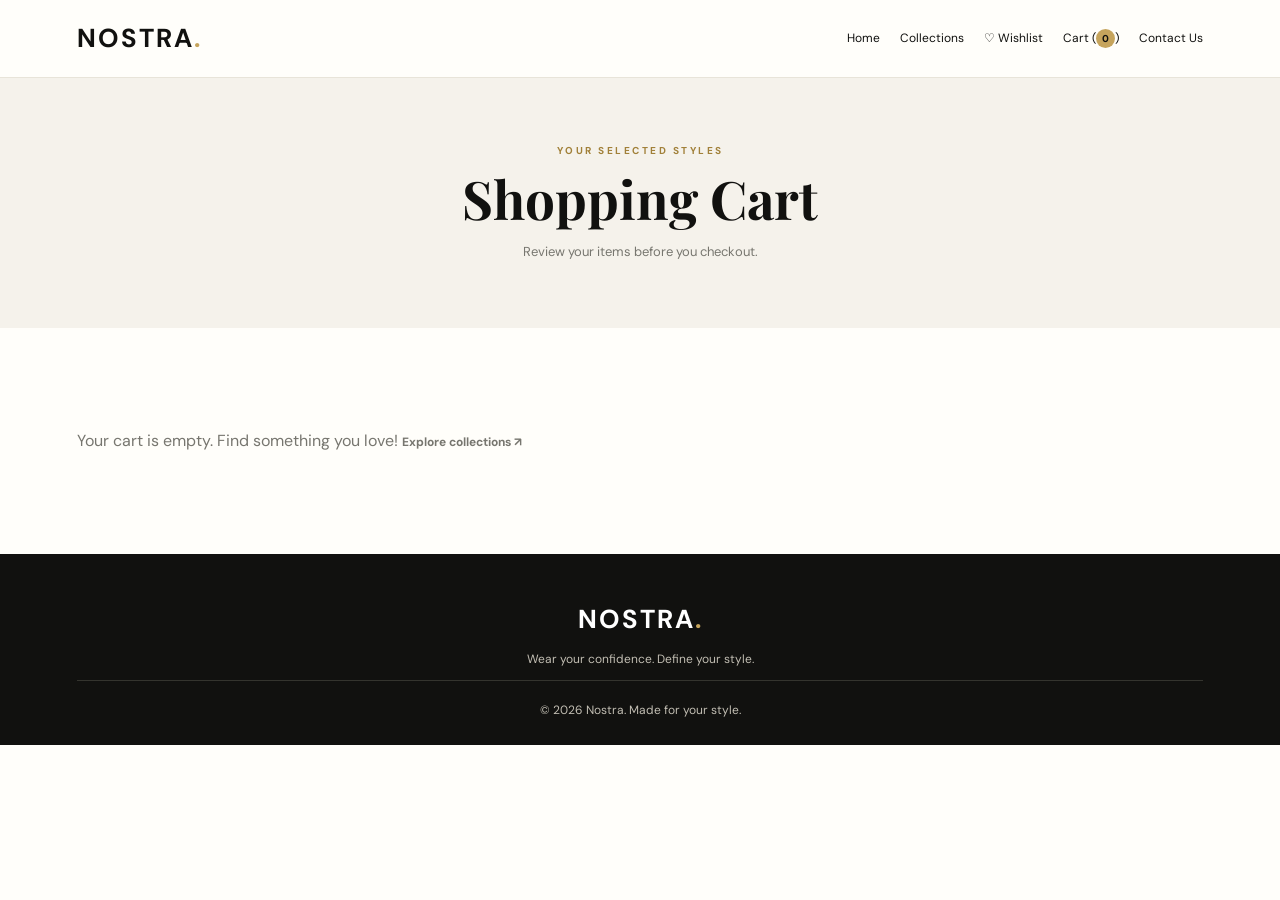
<file: cart.html>
<!DOCTYPE html>
<html lang="en">
<head>
  <meta charset="UTF-8">
  <meta name="viewport" content="width=device-width, initial-scale=1.0">
  <title>Your Cart | Nostra</title>
  <link rel="stylesheet" href="style.css">
  <script src="script.js" defer></script>
</head>
<body>
  <nav class="navbar">
    <a href="index.html" class="logo">NOSTRA<span>.</span></a>
    <button class="menu-toggle" id="menuToggle" aria-label="Toggle menu" aria-expanded="false">☰</button>
    <div class="nav-links" id="navLinks">
      <a href="index.html">Home</a>
      <a href="collections.html">Collections</a>
      <a href="wishlist.html">♡ Wishlist</a>
      <a href="cart.html">Cart (<span class="cart-count">0</span>)</a>
      <a href="contact.html">Contact Us</a>
    </div>
  </nav>

  <section class="page-banner">
    <p class="eyebrow">YOUR SELECTED STYLES</p>
    <h1>Shopping Cart</h1>
    <p>Review your items before you checkout.</p>
  </section>

  <main class="section cart-layout">
    <section>
      <div id="cartItems" class="cart-items"></div>
      <p id="cartEmpty" class="empty-message" hidden>
        Your cart is empty. Find something you love!
        <a class="text-link" href="collections.html"> Explore collections ↗</a>
      </p>
    </section>

    <aside class="cart-summary" id="cartSummary">
      <h2>Order Summary</h2>
      <div class="summary-line"><span>Items</span><span id="cartItemCount">0</span></div>
      <div class="summary-line"><span>Subtotal</span><span id="cartSubtotal">₹0</span></div>
      <div class="summary-line"><span>Delivery</span><span id="cartDelivery">Free</span></div>
      <div class="summary-line summary-total"><span>Total</span><span id="cartTotal">₹0</span></div>
      <button class="btn gold-btn checkout-btn" id="checkoutButton" type="button">Proceed to Checkout ↗</button>
      <p id="checkoutMessage" class="form-message" aria-live="polite"></p>
      <a href="collections.html" class="continue-link">← Continue Shopping</a>
    </aside>
  </main>

  <footer class="footer">
    <a href="index.html" class="logo">NOSTRA<span>.</span></a>
    <p>Wear your confidence. Define your style.</p>
    <p class="copyright">© 2026 Nostra. Made for your style.</p>
  </footer>
</body>
</html>
</file>
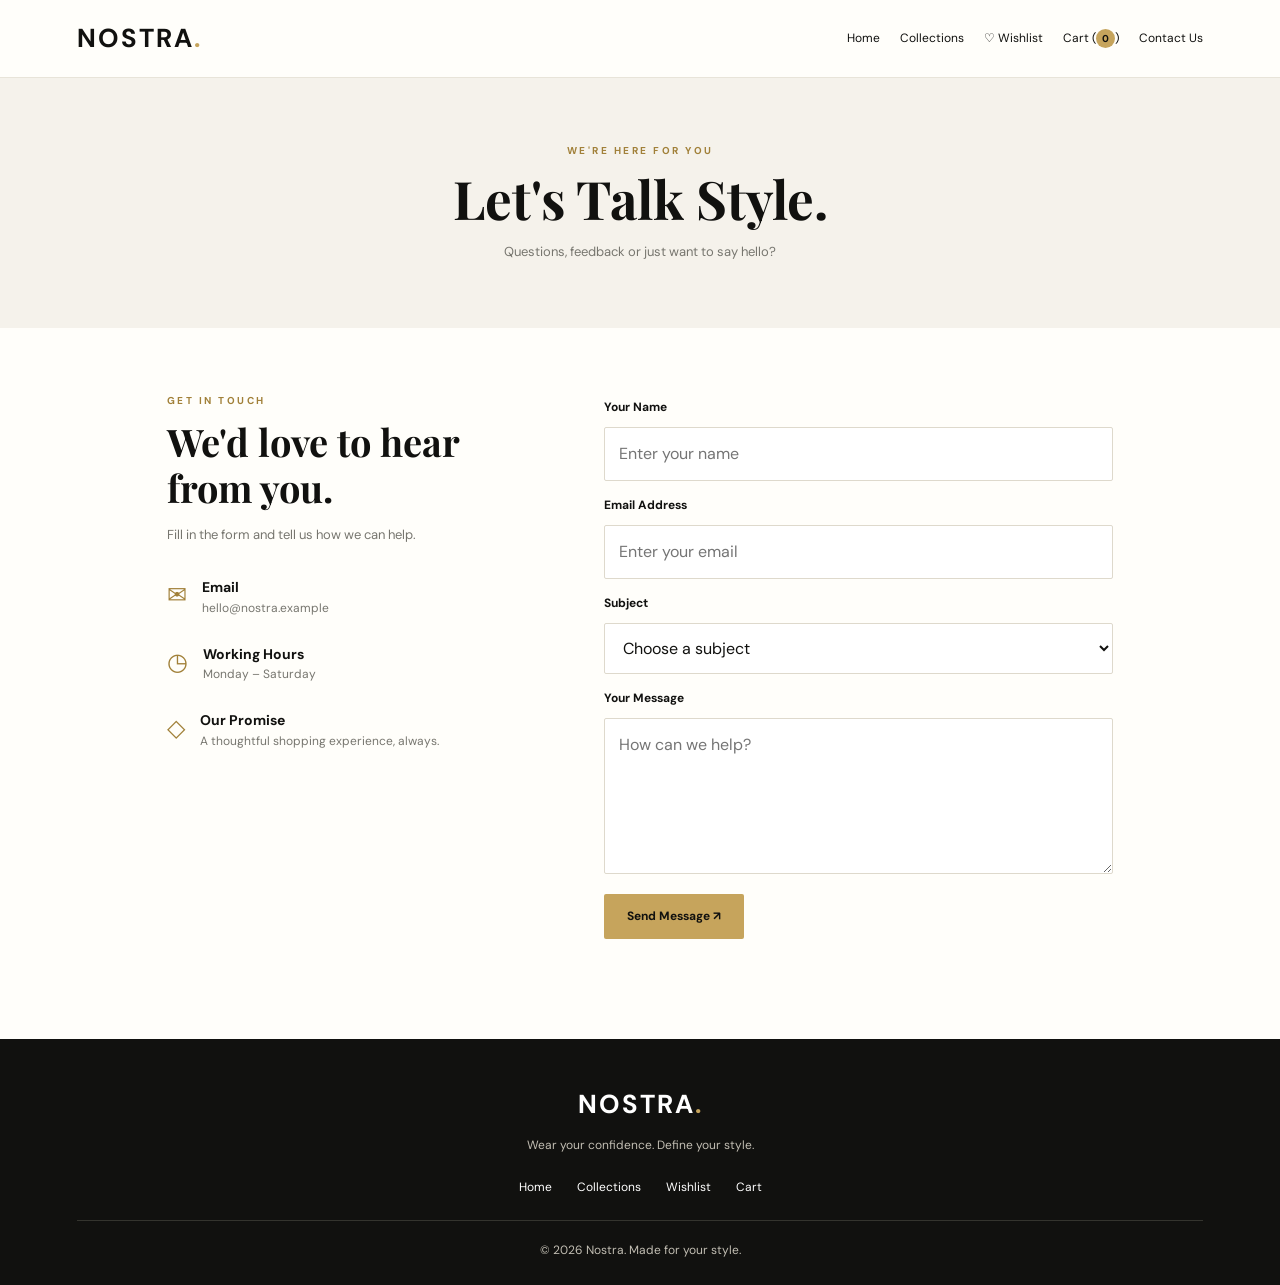
<file: contact.html>
<!DOCTYPE html>
<html lang="en">
<head>
  <meta charset="UTF-8">
  <meta name="viewport" content="width=device-width, initial-scale=1.0">
  <title>Contact Us | Nostra</title>
  <link rel="stylesheet" href="style.css">
  <script src="script.js" defer></script>
</head>
<body>
  <nav class="navbar">
    <a href="index.html" class="logo">NOSTRA<span>.</span></a>
    <button class="menu-toggle" id="menuToggle" aria-label="Toggle menu" aria-expanded="false">☰</button>
    <div class="nav-links" id="navLinks">
      <a href="index.html">Home</a>
      <a href="collections.html">Collections</a>
      <a href="wishlist.html">♡ Wishlist</a>
      <a href="cart.html">Cart (<span class="cart-count">0</span>)</a>
      <a href="contact.html">Contact Us</a>
    </div>
  </nav>

  <section class="page-banner">
    <p class="eyebrow">WE'RE HERE FOR YOU</p>
    <h1>Let's Talk Style.</h1>
    <p>Questions, feedback or just want to say hello?</p>
  </section>

  <main class="contact-layout section">
    <div class="contact-info">
      <p class="eyebrow">GET IN TOUCH</p>
      <h2>We'd love to hear from you.</h2>
      <p>Fill in the form and tell us how we can help.</p>

      <div class="contact-detail">
        <span>✉</span>
        <div><h3>Email</h3><p>hello@nostra.example</p></div>
      </div>
      <div class="contact-detail">
        <span>◷</span>
        <div><h3>Working Hours</h3><p>Monday – Saturday</p></div>
      </div>
      <div class="contact-detail">
        <span>◇</span>
        <div><h3>Our Promise</h3><p>A thoughtful shopping experience, always.</p></div>
      </div>
    </div>

    <form id="contactForm" class="contact-form">
      <label for="name">Your Name</label>
      <input id="name" name="name" type="text" placeholder="Enter your name" required>

      <label for="email">Email Address</label>
      <input id="email" name="email" type="email" placeholder="Enter your email" required>

      <label for="subject">Subject</label>
      <select id="subject" name="subject" required>
        <option value="">Choose a subject</option>
        <option>Order enquiry</option>
        <option>Product information</option>
        <option>Feedback</option>
        <option>Other</option>
      </select>

      <label for="message">Your Message</label>
      <textarea id="message" name="message" rows="5" placeholder="How can we help?" required></textarea>

      <button class="btn gold-btn" type="submit">Send Message ↗</button>
      <p id="contactMessage" class="form-message" aria-live="polite"></p>
    </form>
  </main>

  <footer class="footer">
    <a href="index.html" class="logo">NOSTRA<span>.</span></a>
    <p>Wear your confidence. Define your style.</p>
    <div class="footer-links">
      <a href="index.html">Home</a>
      <a href="collections.html">Collections</a>
      <a href="wishlist.html">Wishlist</a>
      <a href="cart.html">Cart</a>
    </div>
    <p class="copyright">© 2026 Nostra. Made for your style.</p>
  </footer>
</body>
</html>
</file>
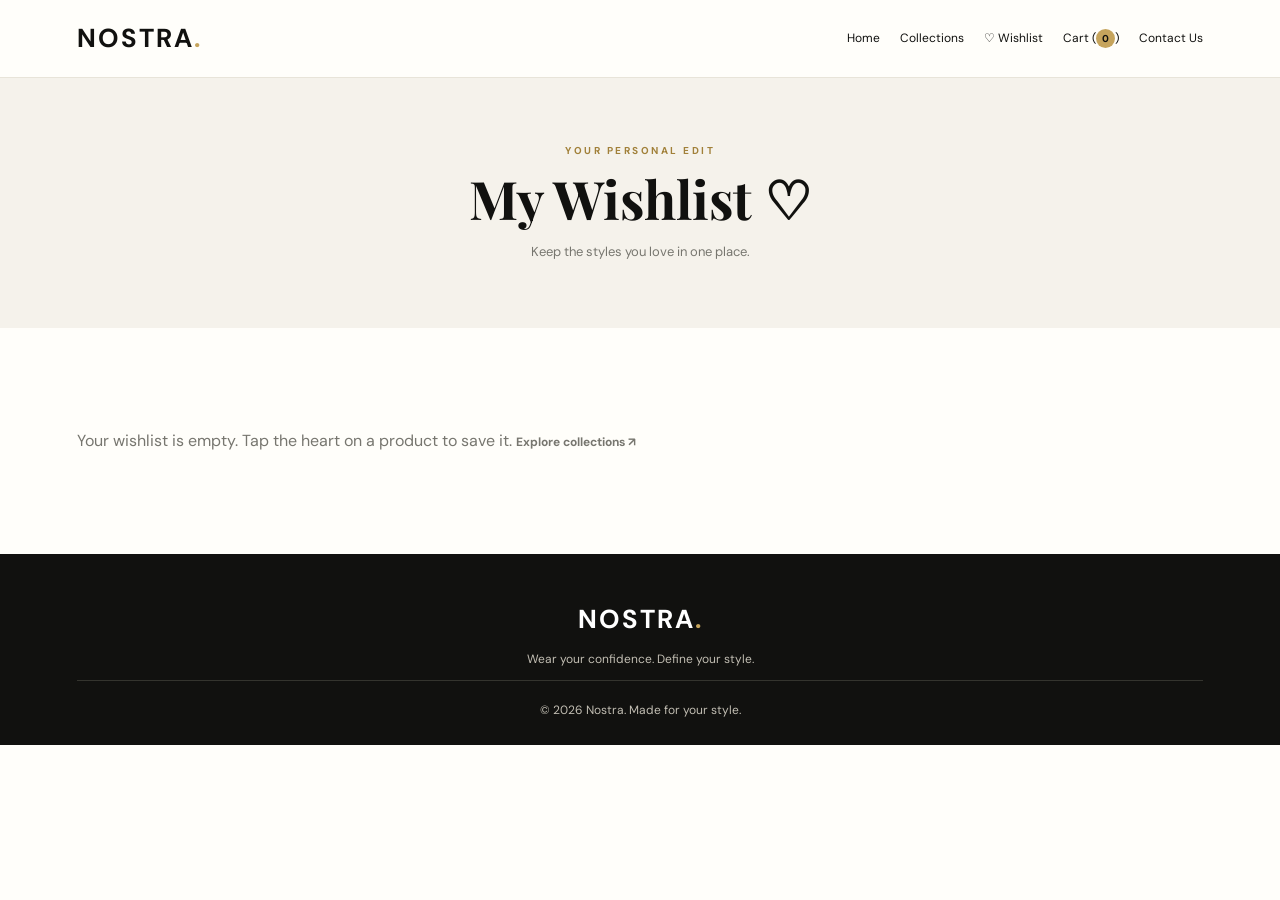
<file: wishlist.html>
<!DOCTYPE html>
<html lang="en">
<head>
  <meta charset="UTF-8">
  <meta name="viewport" content="width=device-width, initial-scale=1.0">
  <title>Wishlist | Nostra</title>
  <link rel="stylesheet" href="style.css">
  <script src="script.js" defer></script>
</head>
<body>
  <nav class="navbar">
    <a href="index.html" class="logo">NOSTRA<span>.</span></a>
    <button class="menu-toggle" id="menuToggle" aria-label="Toggle menu" aria-expanded="false">☰</button>
    <div class="nav-links" id="navLinks">
      <a href="index.html">Home</a>
      <a href="collections.html">Collections</a>
      <a href="wishlist.html">♡ Wishlist</a>
      <a href="cart.html">Cart (<span class="cart-count">0</span>)</a>
      <a href="contact.html">Contact Us</a>
    </div>
  </nav>

  <section class="page-banner">
    <p class="eyebrow">YOUR PERSONAL EDIT</p>
    <h1>My Wishlist ♡</h1>
    <p>Keep the styles you love in one place.</p>
  </section>

  <main class="section">
    <div class="product-grid collection-grid" id="wishlistGrid"></div>
    <p class="empty-message" id="wishlistEmpty" hidden>
      Your wishlist is empty. Tap the heart on a product to save it.
      <a class="text-link" href="collections.html"> Explore collections ↗</a>
    </p>
  </main>

  <footer class="footer">
    <a href="index.html" class="logo">NOSTRA<span>.</span></a>
    <p>Wear your confidence. Define your style.</p>
    <p class="copyright">© 2026 Nostra. Made for your style.</p>
  </footer>
</body>
</html>
</file>
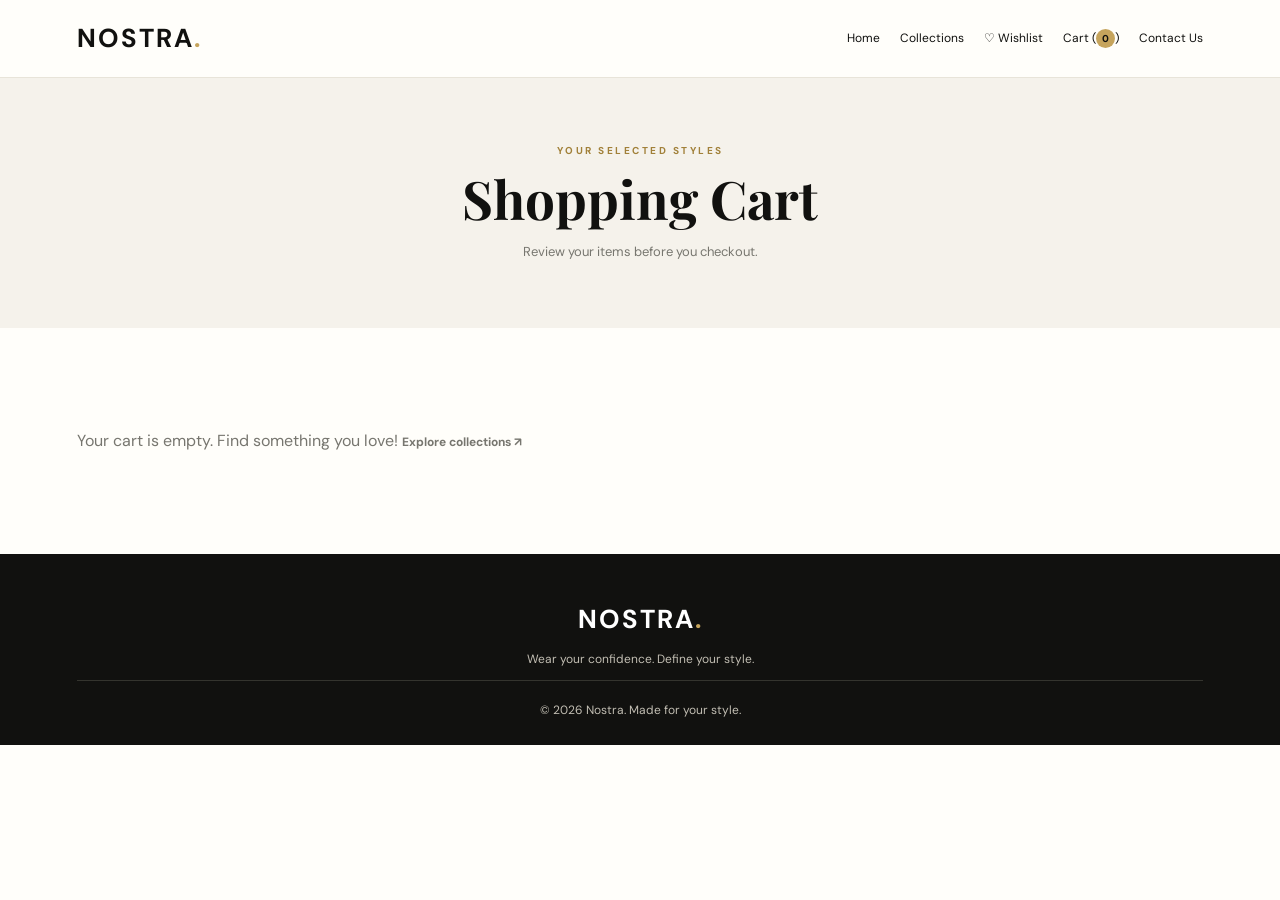
<file: NOSTRA/cart.html>
<!DOCTYPE html>
<html lang="en">
<head>
  <meta charset="UTF-8">
  <meta name="viewport" content="width=device-width, initial-scale=1.0">
  <title>Your Cart | Nostra</title>
  <link rel="stylesheet" href="style.css">
  <script src="script.js" defer></script>
</head>
<body>
  <nav class="navbar">
    <a href="index.html" class="logo">NOSTRA<span>.</span></a>
    <button class="menu-toggle" id="menuToggle" aria-label="Toggle menu" aria-expanded="false">☰</button>
    <div class="nav-links" id="navLinks">
      <a href="index.html">Home</a>
      <a href="collections.html">Collections</a>
      <a href="wishlist.html">♡ Wishlist</a>
      <a href="cart.html">Cart (<span class="cart-count">0</span>)</a>
      <a href="contact.html">Contact Us</a>
    </div>
  </nav>

  <section class="page-banner">
    <p class="eyebrow">YOUR SELECTED STYLES</p>
    <h1>Shopping Cart</h1>
    <p>Review your items before you checkout.</p>
  </section>

  <main class="section cart-layout">
    <section>
      <div id="cartItems" class="cart-items"></div>
      <p id="cartEmpty" class="empty-message" hidden>
        Your cart is empty. Find something you love!
        <a class="text-link" href="collections.html"> Explore collections ↗</a>
      </p>
    </section>

    <aside class="cart-summary" id="cartSummary">
      <h2>Order Summary</h2>
      <div class="summary-line"><span>Items</span><span id="cartItemCount">0</span></div>
      <div class="summary-line"><span>Subtotal</span><span id="cartSubtotal">₹0</span></div>
      <div class="summary-line"><span>Delivery</span><span id="cartDelivery">Free</span></div>
      <div class="summary-line summary-total"><span>Total</span><span id="cartTotal">₹0</span></div>
      <button class="btn gold-btn checkout-btn" id="checkoutButton" type="button">Proceed to Checkout ↗</button>
      <p id="checkoutMessage" class="form-message" aria-live="polite"></p>
      <a href="collections.html" class="continue-link">← Continue Shopping</a>
    </aside>
  </main>

  <footer class="footer">
    <a href="index.html" class="logo">NOSTRA<span>.</span></a>
    <p>Wear your confidence. Define your style.</p>
    <p class="copyright">© 2026 Nostra. Made for your style.</p>
  </footer>
</body>
</html>
</file>
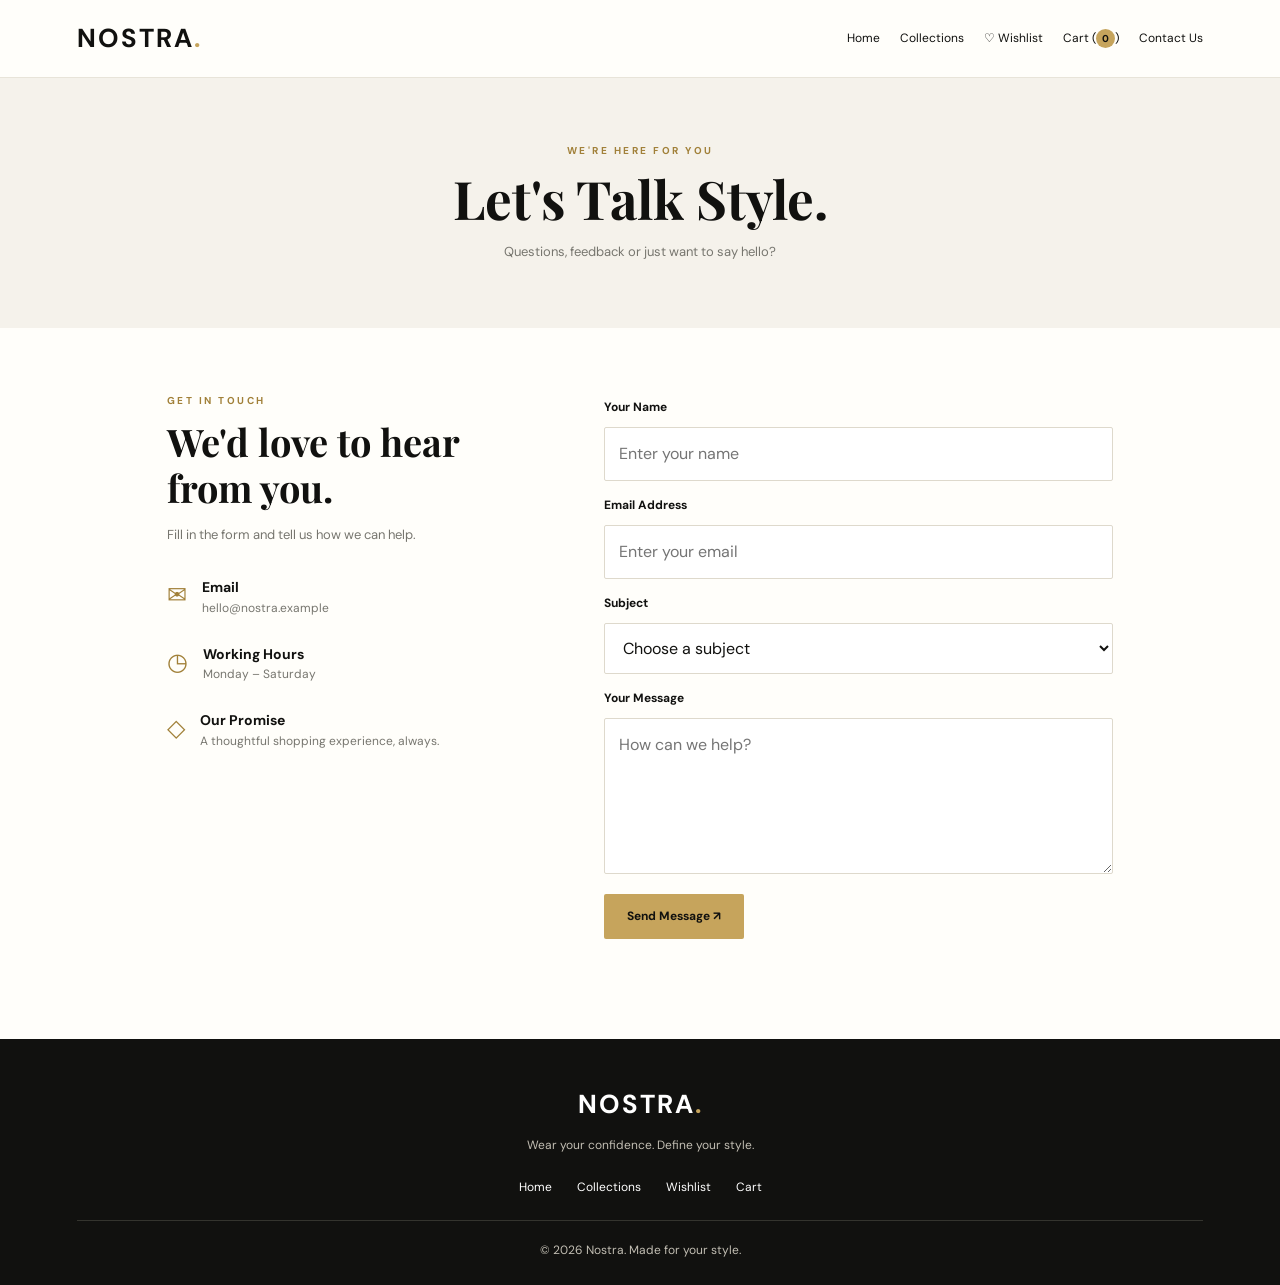
<file: NOSTRA/contact.html>
<!DOCTYPE html>
<html lang="en">
<head>
  <meta charset="UTF-8">
  <meta name="viewport" content="width=device-width, initial-scale=1.0">
  <title>Contact Us | Nostra</title>
  <link rel="stylesheet" href="style.css">
  <script src="script.js" defer></script>
</head>
<body>
  <nav class="navbar">
    <a href="index.html" class="logo">NOSTRA<span>.</span></a>
    <button class="menu-toggle" id="menuToggle" aria-label="Toggle menu" aria-expanded="false">☰</button>
    <div class="nav-links" id="navLinks">
      <a href="index.html">Home</a>
      <a href="collections.html">Collections</a>
      <a href="wishlist.html">♡ Wishlist</a>
      <a href="cart.html">Cart (<span class="cart-count">0</span>)</a>
      <a href="contact.html">Contact Us</a>
    </div>
  </nav>

  <section class="page-banner">
    <p class="eyebrow">WE'RE HERE FOR YOU</p>
    <h1>Let's Talk Style.</h1>
    <p>Questions, feedback or just want to say hello?</p>
  </section>

  <main class="contact-layout section">
    <div class="contact-info">
      <p class="eyebrow">GET IN TOUCH</p>
      <h2>We'd love to hear from you.</h2>
      <p>Fill in the form and tell us how we can help.</p>

      <div class="contact-detail">
        <span>✉</span>
        <div><h3>Email</h3><p>hello@nostra.example</p></div>
      </div>
      <div class="contact-detail">
        <span>◷</span>
        <div><h3>Working Hours</h3><p>Monday – Saturday</p></div>
      </div>
      <div class="contact-detail">
        <span>◇</span>
        <div><h3>Our Promise</h3><p>A thoughtful shopping experience, always.</p></div>
      </div>
    </div>

    <form id="contactForm" class="contact-form">
      <label for="name">Your Name</label>
      <input id="name" name="name" type="text" placeholder="Enter your name" required>

      <label for="email">Email Address</label>
      <input id="email" name="email" type="email" placeholder="Enter your email" required>

      <label for="subject">Subject</label>
      <select id="subject" name="subject" required>
        <option value="">Choose a subject</option>
        <option>Order enquiry</option>
        <option>Product information</option>
        <option>Feedback</option>
        <option>Other</option>
      </select>

      <label for="message">Your Message</label>
      <textarea id="message" name="message" rows="5" placeholder="How can we help?" required></textarea>

      <button class="btn gold-btn" type="submit">Send Message ↗</button>
      <p id="contactMessage" class="form-message" aria-live="polite"></p>
    </form>
  </main>

  <footer class="footer">
    <a href="index.html" class="logo">NOSTRA<span>.</span></a>
    <p>Wear your confidence. Define your style.</p>
    <div class="footer-links">
      <a href="index.html">Home</a>
      <a href="collections.html">Collections</a>
      <a href="wishlist.html">Wishlist</a>
      <a href="cart.html">Cart</a>
    </div>
    <p class="copyright">© 2026 Nostra. Made for your style.</p>
  </footer>
</body>
</html>
</file>
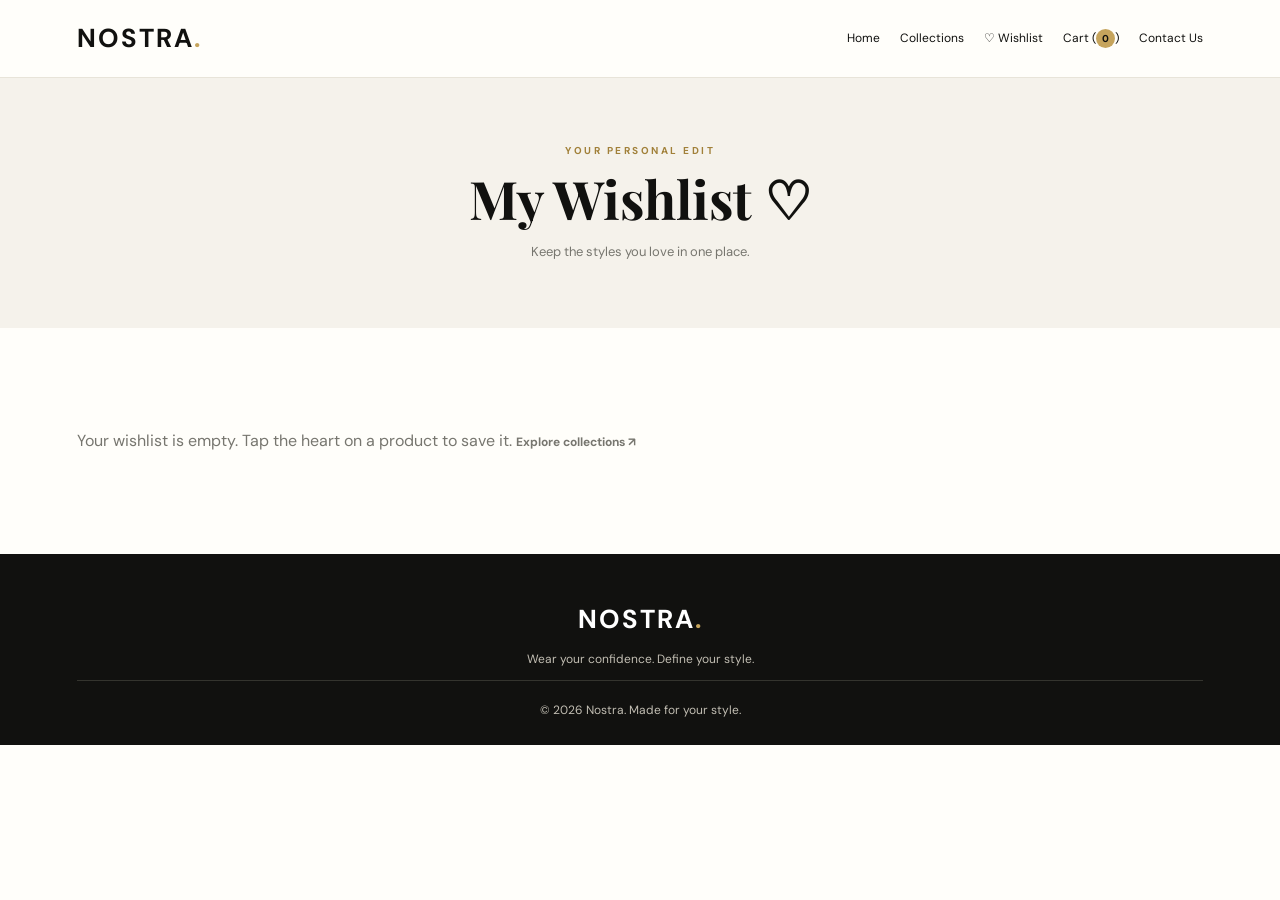
<file: NOSTRA/wishlist.html>
<!DOCTYPE html>
<html lang="en">
<head>
  <meta charset="UTF-8">
  <meta name="viewport" content="width=device-width, initial-scale=1.0">
  <title>Wishlist | Nostra</title>
  <link rel="stylesheet" href="style.css">
  <script src="script.js" defer></script>
</head>
<body>
  <nav class="navbar">
    <a href="index.html" class="logo">NOSTRA<span>.</span></a>
    <button class="menu-toggle" id="menuToggle" aria-label="Toggle menu" aria-expanded="false">☰</button>
    <div class="nav-links" id="navLinks">
      <a href="index.html">Home</a>
      <a href="collections.html">Collections</a>
      <a href="wishlist.html">♡ Wishlist</a>
      <a href="cart.html">Cart (<span class="cart-count">0</span>)</a>
      <a href="contact.html">Contact Us</a>
    </div>
  </nav>

  <section class="page-banner">
    <p class="eyebrow">YOUR PERSONAL EDIT</p>
    <h1>My Wishlist ♡</h1>
    <p>Keep the styles you love in one place.</p>
  </section>

  <main class="section">
    <div class="product-grid collection-grid" id="wishlistGrid"></div>
    <p class="empty-message" id="wishlistEmpty" hidden>
      Your wishlist is empty. Tap the heart on a product to save it.
      <a class="text-link" href="collections.html"> Explore collections ↗</a>
    </p>
  </main>

  <footer class="footer">
    <a href="index.html" class="logo">NOSTRA<span>.</span></a>
    <p>Wear your confidence. Define your style.</p>
    <p class="copyright">© 2026 Nostra. Made for your style.</p>
  </footer>
</body>
</html>
</file>
<file: style.css>
@import url('https://fonts.googleapis.com/css2?family=DM+Sans:wght@400;500;600;700&family=Playfair+Display:wght@500;600;700&display=swap');

:root {
  --black: #11110f;
  --white: #fffefa;
  --gold: #c6a45c;
  --gold-light: #ead7a7;
  --grey: #77766f;
  --border: #e8e4d9;
  --surface: #f5f2eb;
}

* { margin: 0; padding: 0; box-sizing: border-box; }

html { scroll-behavior: smooth; scroll-padding-top: 90px; }

body {
  font-family: 'DM Sans', sans-serif;
  color: var(--black);
  background: var(--white);
  line-height: 1.6;
}

a { color: inherit; text-decoration: none; }
button, input, textarea, select { font: inherit; }
button { cursor: pointer; }
img { display: block; max-width: 100%; }
[hidden] { display: none !important; }

.offer-bar {
  min-height: 38px;
  padding: 8px 45px;
  background: var(--black);
  color: white;
  text-align: center;
  font-size: 12px;
  letter-spacing: .5px;
  position: relative;
}
.offer-bar strong { color: var(--gold-light); }
.offer-close {
  position: absolute; right: 18px; top: 2px;
  border: 0; background: none; color: white; font-size: 25px;
}

.navbar {
  min-height: 78px; padding: 16px 6%;
  display: flex; justify-content: space-between; align-items: center;
  gap: 24px; background: var(--white); position: sticky; top: 0;
  z-index: 20; border-bottom: 1px solid var(--border);
}
.logo { font-size: 26px; font-weight: 700; letter-spacing: 2px; white-space: nowrap; }
.logo span { color: var(--gold); }
.nav-links { display: flex; gap: 20px; align-items: center; }
.nav-links a { font-size: 12px; transition: color .25s; }
.nav-links a:hover, .text-link:hover { color: #a27c2d; }
.cart-count {
  display: inline-flex; justify-content: center; align-items: center;
  min-width: 19px; height: 19px; padding: 0 5px;
  background: var(--gold); color: var(--black); border-radius: 20px;
  font-size: 10px; font-weight: 700;
}
.menu-toggle { display: none; border: 0; background: none; font-size: 26px; }

.hero {
  height: min(600px, 65vw); min-height: 350px;
  margin: 22px 4%; border-radius: 5px; overflow: hidden;
  position: relative; background: var(--black); color: white;
}
.hero > img { width: 100%; height: 100%; object-fit: cover; transition: opacity .35s; }
.hero-overlay {
  position: absolute; inset: 0;
  background: linear-gradient(90deg, #10100fe8, #10100f70, #10100f30);
}
.hero-content {
  position: absolute; inset: 0; display: flex; flex-direction: column;
  justify-content: center; align-items: center; text-align: center; padding: 50px 12%;
}
.eyebrow {
  color: #a18039; font-size: 10px; font-weight: 700;
  letter-spacing: 2.5px; margin-bottom: 10px;
}
.hero .eyebrow { color: var(--gold-light); }
.hero h1, .page-banner h1 {
  font-family: 'Playfair Display', serif;
  font-size: clamp(34px, 5.5vw, 70px); line-height: 1.12; margin-bottom: 14px;
}
.hero-content > p:not(.eyebrow) { margin-bottom: 24px; }
.btn {
  display: inline-flex; justify-content: center; align-items: center;
  padding: 12px 22px; border-radius: 2px; font-size: 12px;
  font-weight: 700; border: 1px solid transparent;
  transition: transform .2s, background .2s, color .2s;
}
.btn:hover { transform: translateY(-2px); }
.gold-btn { background: var(--gold); color: var(--black); }
.gold-btn:hover { background: var(--gold-light); }
.outline-btn { border-color: var(--gold); background: transparent; color: var(--black); }
.slider-arrow {
  position: absolute; top: 50%; transform: translateY(-50%);
  background: #11110f65; border: 1px solid #ffffff70; color: white;
  width: 46px; height: 55px; font-size: 24px; z-index: 2; transition: background .2s;
}
.slider-arrow:hover { background: var(--gold); color: var(--black); }
.slider-arrow.left { left: 18px; }
.slider-arrow.right { right: 18px; }
.slide-count { position: absolute; bottom: 20px; right: 25px; font-size: 11px; letter-spacing: 2px; }

.section { padding: 65px 6%; }
.section-heading { margin-bottom: 28px; }
.section-heading h2, .limited-content h2, .contact-info h2, .newsletter h2 {
  font-family: 'Playfair Display', serif;
  font-size: clamp(27px, 3vw, 38px); line-height: 1.2;
}
.heading-row { display: flex; justify-content: space-between; align-items: end; gap: 15px; }
.text-link { font-size: 12px; font-weight: 700; padding-bottom: 6px; }
.brands-section { padding-top: 45px; padding-bottom: 45px; }
.brands { display: grid; grid-template-columns: repeat(6, 1fr); gap: 22px; text-align: center; align-items: center; }
.brands span { font-size: clamp(11px, 1.5vw, 17px); font-weight: 700; letter-spacing: 1px; color: #777267; }

.benefits { display: grid; grid-template-columns: repeat(4, 1fr); gap: 15px; }
.benefit {
  background: var(--surface); border: 1px solid var(--border);
  padding: 24px 20px; transition: transform .25s, border-color .25s;
}
.benefit:hover { transform: translateY(-5px); border-color: var(--gold); }
.benefit-icon { color: #a18039; font-size: 25px; }
.benefit h3 { font-size: 15px; margin: 9px 0; }
.benefit p { color: var(--grey); font-size: 12px; }

/* Product cards */
.product-grid { display: grid; grid-template-columns: repeat(4, minmax(0, 1fr)); gap: 22px; }
.product-card { min-width: 0; }
.product-image { aspect-ratio: 3 / 4; position: relative; background: var(--surface); overflow: hidden; }
.product-image img { width: 100%; height: 100%; object-fit: cover; transition: transform .5s; }
.product-card:hover .product-image img { transform: scale(1.06); }
.product-tag {
  position: absolute; top: 12px; left: 12px;
  background: var(--gold); color: var(--black); padding: 4px 9px;
  font-size: 10px; font-weight: 700;
}
.wishlist {
  position: absolute; right: 12px; top: 12px;
  background: var(--white); border: 0; border-radius: 50%;
  width: 34px; height: 34px; font-size: 20px;
  display: grid; place-items: center; transition: color .2s, background .2s;
}
.wishlist.active { background: var(--black); color: var(--gold-light); }
.product-info { padding: 13px 2px; }
.product-info h3 { font-size: 14px; font-weight: 600; }
.product-info p { color: var(--grey); font-size: 12px; margin-top: 4px; }
.product-info .price { color: var(--black); font-weight: 700; margin-top: 8px; }
.product-actions { display: flex; justify-content: space-between; align-items: center; gap: 8px; margin-top: 9px; }
.add-cart {
  width: 31px; height: 31px; min-width: 31px; border: 0;
  border-radius: 50%; background: var(--black); color: white;
  font-size: 21px; line-height: 1; display: grid; place-items: center;
  transition: background .2s, color .2s, transform .2s;
}
.add-cart:hover { background: var(--gold); color: var(--black); transform: scale(1.08); }
.quick-cart-label { font-size: 11px; color: var(--grey); }

/* Horizontal product carousel with arrows and touch swipe */
.product-carousel { position: relative; padding: 0 2px; }
.product-track {
  display: grid; grid-auto-flow: column;
  grid-auto-columns: calc((100% - 66px) / 4);
  gap: 22px; overflow-x: auto; scroll-behavior: smooth;
  scrollbar-width: none; scroll-snap-type: x mandatory;
  padding: 3px 2px 12px;
}
.product-track::-webkit-scrollbar { display: none; }
.product-track .product-card { scroll-snap-align: start; }
.product-arrow {
  position: absolute; top: 36%; z-index: 5;
  width: 38px; height: 38px; border-radius: 50%;
  border: 1px solid var(--border); background: var(--white);
  box-shadow: 0 3px 14px #00000018; color: var(--black);
  font-size: 17px; display: grid; place-items: center;
  transition: background .2s, color .2s;
}
.product-arrow:hover { background: var(--gold); color: var(--black); }
.product-prev { left: -16px; }
.product-next { right: -16px; }

.limited-offer {
  margin: 20px 4% 50px; background: var(--black); color: white;
  display: grid; grid-template-columns: 1fr 1fr; align-items: center;
}
.limited-image { height: 360px; }
.limited-image img { width: 100%; height: 100%; object-fit: cover; }
.limited-content { padding: 35px 9%; }
.limited-content h2 { font-size: clamp(30px, 4vw, 46px); margin-bottom: 15px; }
.limited-content > p:not(.eyebrow) { color: #d0cec6; font-size: 13px; margin-bottom: 24px; }

.newsletter { background: var(--surface); text-align: center; }
.newsletter > p:not(.eyebrow) { color: var(--grey); margin-top: 10px; font-size: 13px; }
.newsletter-form { display: flex; max-width: 520px; margin: 25px auto 0; gap: 8px; }
.newsletter-form input { flex: 1; min-width: 0; }
input, textarea, select {
  width: 100%; padding: 13px 14px; border: 1px solid #ded9cc;
  border-radius: 2px; background: white; color: var(--black); outline: none;
}
input:focus, textarea:focus, select:focus { border-color: var(--gold); }
.form-message { font-size: 13px; margin-top: 12px; color: #806323; min-height: 1em; }

.footer { background: var(--black); color: white; text-align: center; padding: 45px 6% 25px; }
.footer > p { color: #c2beb3; font-size: 12px; margin-top: 10px; }
.footer-links { display: flex; justify-content: center; gap: 25px; margin: 23px 0; flex-wrap: wrap; }
.footer-links a { font-size: 12px; }
.footer-links a:hover { color: var(--gold-light); }
.copyright { border-top: 1px solid #34342e; padding-top: 20px; }

/* Collections */
.page-banner { text-align: center; padding: 65px 20px; background: var(--surface); }
.page-banner h1 { font-size: clamp(34px, 5vw, 53px); }
.page-banner > p:last-child { color: var(--grey); font-size: 13px; }
.collection-layout {
  padding: 45px 5%; display: grid;
  grid-template-columns: 215px minmax(0, 1fr); gap: 35px;
}
.filters { border-right: 1px solid var(--border); padding-right: 22px; }
.filters h2 { font-family: 'Playfair Display', serif; font-size: 23px; margin-bottom: 20px; }
.filter-title { display: block; font-size: 13px; font-weight: 700; margin: 20px 0 10px; }
.filters > input { font-size: 12px; }
.filter-option { display: flex; align-items: center; gap: 9px; font-size: 13px; margin: 10px 0; }
.filter-option input { width: 15px; height: 15px; accent-color: var(--gold); }
.reset-btn { width: 100%; margin-top: 22px; }
.results-heading { display: flex; justify-content: space-between; align-items: end; margin-bottom: 23px; gap: 12px; }
.results-heading h2 { font-family: 'Playfair Display', serif; font-size: 30px; }
#resultCount { font-size: 12px; color: var(--grey); }
.collection-grid { grid-template-columns: repeat(3, minmax(0, 1fr)); gap: 24px 17px; }
.empty-message { padding: 35px 0; color: var(--grey); }

/* Cart */
.cart-layout { display: grid; grid-template-columns: minmax(0, 1.5fr) minmax(260px, .8fr); gap: 35px; align-items: start; }
.cart-items { display: grid; gap: 16px; }
.cart-item {
  display: grid; grid-template-columns: 100px minmax(0, 1fr);
  gap: 16px; border-bottom: 1px solid var(--border); padding-bottom: 16px;
}
.cart-item img { width: 100px; height: 125px; object-fit: cover; background: var(--surface); }
.cart-item h3 { font-size: 14px; margin-bottom: 4px; }
.cart-item p { color: var(--grey); font-size: 12px; }
.cart-item-price { font-weight: 700; color: var(--black) !important; margin: 7px 0; }
.cart-item-controls { display: flex; align-items: center; flex-wrap: wrap; gap: 9px; margin-top: 8px; }
.quantity-btn {
  width: 27px; height: 27px; border: 1px solid var(--border);
  background: white; color: var(--black); font-size: 17px;
}
.quantity-number { min-width: 18px; text-align: center; font-size: 13px; }
.remove-item { background: none; border: 0; color: #8c3128; font-size: 12px; text-decoration: underline; margin-left: 5px; }
.cart-summary { background: var(--surface); border: 1px solid var(--border); padding: 25px; }
.cart-summary h2 { font-family: 'Playfair Display', serif; font-size: 25px; margin-bottom: 20px; }
.summary-line { display: flex; justify-content: space-between; gap: 15px; font-size: 13px; padding: 10px 0; border-bottom: 1px solid var(--border); }
.summary-total { font-weight: 700; font-size: 16px; border-bottom: 0; margin-top: 6px; }
.checkout-btn { width: 100%; margin-top: 17px; }
.continue-link { display: block; font-size: 12px; text-align: center; margin-top: 18px; }
.continue-link:hover { color: #a27c2d; }

/* Contact */
.contact-layout { display: grid; grid-template-columns: .85fr 1.15fr; gap: 60px; max-width: 1100px; margin: auto; }
.contact-info > p:not(.eyebrow) { color: var(--grey); font-size: 13px; margin: 15px 0 30px; }
.contact-detail { display: flex; gap: 15px; margin: 25px 0; }
.contact-detail > span { color: #a18039; font-size: 24px; }
.contact-detail h3 { font-size: 14px; }
.contact-detail p { color: var(--grey); font-size: 12px; }
.contact-form { display: flex; flex-direction: column; gap: 10px; }
.contact-form label { font-size: 12px; font-weight: 700; margin-top: 5px; }
.contact-form textarea { resize: vertical; }
.contact-form .btn { align-self: flex-start; margin-top: 10px; }

@media (max-width: 1000px) {
  .nav-links { gap: 13px; }
  .nav-links a { font-size: 11px; }
  .product-track { grid-auto-columns: calc((100% - 44px) / 3); }
}


 
@media (max-width: 850px){
  .navbar {
    padding: 14px 5%;
  }

  .menu-toggle {
    display: block;
    margin-left: auto;
    z-index: 102;
    position: relative;
  }

  .nav-links {
    display: flex;
    flex-direction: column;
    align-items: flex-start;
    justify-content: flex-start;
    gap: 24px;

    position: fixed;
    top: 0;
    left: 0;

    width: 270px;
    max-width: 80%;
    height: 100dvh;

    padding: 100px 28px 30px;
    background: var(--white);
    border-right: 1px solid var(--border);
    box-shadow: 8px 0 30px #00000015;

    z-index: 101;
    overflow-y: auto;

    transform: translateX(-110%);
    visibility: hidden;
    pointer-events: none;

    transition:
      transform 0.3s ease,
      visibility 0.3s ease;
  }

  .nav-links.open {
    transform: translateX(0);
    visibility: visible;
    pointer-events: auto;
  }

  .nav-links a {
    display: block;
    width: 100%;
    padding: 8px 0;
    font-size: 15px;
    border-bottom: 1px solid var(--border);
  }

  .product-grid {
    grid-template-columns: repeat(2, minmax(0, 1fr));
    gap: 20px 13px;
  }

  .collection-layout {
    grid-template-columns: 175px minmax(0, 1fr);
    gap: 20px;
  }

  .collection-grid {
    grid-template-columns: repeat(2, minmax(0, 1fr));
  }

  .benefits {
    grid-template-columns: repeat(2, 1fr);
  }

  .brands {
    grid-template-columns: repeat(3, 1fr);
    row-gap: 24px;
  }

  .contact-layout {
    gap: 30px;
  }
}


@media (max-width: 560px) {
  .offer-bar { font-size: 10px; padding: 9px 35px 9px 10px; }
  .offer-close { right: 9px; }
  .navbar { min-height: 65px; }
  .logo { font-size: 23px; }
  .hero { margin: 12px 3%; height: 430px; min-height: 0; }
  .hero-content { padding: 35px 13%; }
  .hero h1 { font-size: 39px; }
  .hero-content > p:not(.eyebrow) { font-size: 13px; }
  .slider-arrow { width: 31px; height: 42px; font-size: 17px; }
  .slider-arrow.left { left: 6px; }
  .slider-arrow.right { right: 6px; }
  .section { padding: 43px 5%; }
  .section-heading h2 { font-size: 29px; }
  .brands { grid-template-columns: repeat(3, 1fr); }
  .brands span { font-size: 11px; }
  .benefit { padding: 17px 13px; }
  .benefit h3 { font-size: 13px; }
  .benefit p { font-size: 11px; }
  .product-info h3 { font-size: 12px; }
  .product-info .price { font-size: 12px; }
  .product-tag { top: 7px; left: 7px; font-size: 9px; }
  .wishlist { right: 7px; top: 7px; width: 31px; height: 31px; }
  .product-track { grid-auto-columns: 72%; gap: 15px; }
  .product-arrow { width: 32px; height: 32px; font-size: 14px; }
  .product-prev { left: -9px; }
  .product-next { right: -9px; }
  .limited-offer { margin: 0 3% 25px; grid-template-columns: 1fr; }
  .limited-image { height: 250px; }
  .limited-content { padding: 28px 7%; }
  .newsletter-form { flex-direction: column; }
  .newsletter-form .btn { width: 100%; }
  .collection-layout { padding: 25px 4%; grid-template-columns: 1fr; }
  .filters { border-right: 0; border-bottom: 1px solid var(--border); padding: 0 0 22px; }
  .filters h2 { font-size: 22px; }
  .filter-option { display: inline-flex; margin-right: 13px; }
  .filter-title { margin-top: 17px; }
  .collection-grid { gap: 19px 11px; }
  .results-heading h2 { font-size: 25px; }
  .page-banner { padding: 45px 15px; }
  .contact-layout { grid-template-columns: 1fr; gap: 25px; }
  .contact-info h2 { font-size: 31px; }
  .footer-links { gap: 17px; }
  .cart-layout { padding: 30px 5%; }
  .cart-summary { padding: 20px; }
  .cart-item { grid-template-columns: 85px minmax(0, 1fr); gap: 12px; }
  .cart-item img { width: 85px; height: 110px; }
}
</file>
<file: NOSTRA/style.css>
@import url('https://fonts.googleapis.com/css2?family=DM+Sans:wght@400;500;600;700&family=Playfair+Display:wght@500;600;700&display=swap');

:root {
  --black: #11110f;
  --white: #fffefa;
  --gold: #c6a45c;
  --gold-light: #ead7a7;
  --grey: #77766f;
  --border: #e8e4d9;
  --surface: #f5f2eb;
}

* { margin: 0; padding: 0; box-sizing: border-box; }

html { scroll-behavior: smooth; scroll-padding-top: 90px; }

body {
  font-family: 'DM Sans', sans-serif;
  color: var(--black);
  background: var(--white);
  line-height: 1.6;
}

a { color: inherit; text-decoration: none; }
button, input, textarea, select { font: inherit; }
button { cursor: pointer; }
img { display: block; max-width: 100%; }
[hidden] { display: none !important; }

.offer-bar {
  min-height: 38px;
  padding: 8px 45px;
  background: var(--black);
  color: white;
  text-align: center;
  font-size: 12px;
  letter-spacing: .5px;
  position: relative;
}
.offer-bar strong { color: var(--gold-light); }
.offer-close {
  position: absolute; right: 18px; top: 2px;
  border: 0; background: none; color: white; font-size: 25px;
}

.navbar {
  min-height: 78px; padding: 16px 6%;
  display: flex; justify-content: space-between; align-items: center;
  gap: 24px; background: var(--white); position: sticky; top: 0;
  z-index: 20; border-bottom: 1px solid var(--border);
}
.logo { font-size: 26px; font-weight: 700; letter-spacing: 2px; white-space: nowrap; }
.logo span { color: var(--gold); }
.nav-links { display: flex; gap: 20px; align-items: center; }
.nav-links a { font-size: 12px; transition: color .25s; }
.nav-links a:hover, .text-link:hover { color: #a27c2d; }
.cart-count {
  display: inline-flex; justify-content: center; align-items: center;
  min-width: 19px; height: 19px; padding: 0 5px;
  background: var(--gold); color: var(--black); border-radius: 20px;
  font-size: 10px; font-weight: 700;
}
.menu-toggle { display: none; border: 0; background: none; font-size: 26px; }

.hero {
  height: min(600px, 65vw); min-height: 350px;
  margin: 22px 4%; border-radius: 5px; overflow: hidden;
  position: relative; background: var(--black); color: white;
}
.hero > img { width: 100%; height: 100%; object-fit: cover; transition: opacity .35s; }
.hero-overlay {
  position: absolute; inset: 0;
  background: linear-gradient(90deg, #10100fe8, #10100f70, #10100f30);
}
.hero-content {
  position: absolute; inset: 0; display: flex; flex-direction: column;
  justify-content: center; align-items: center; text-align: center; padding: 50px 12%;
}
.eyebrow {
  color: #a18039; font-size: 10px; font-weight: 700;
  letter-spacing: 2.5px; margin-bottom: 10px;
}
.hero .eyebrow { color: var(--gold-light); }
.hero h1, .page-banner h1 {
  font-family: 'Playfair Display', serif;
  font-size: clamp(34px, 5.5vw, 70px); line-height: 1.12; margin-bottom: 14px;
}
.hero-content > p:not(.eyebrow) { margin-bottom: 24px; }
.btn {
  display: inline-flex; justify-content: center; align-items: center;
  padding: 12px 22px; border-radius: 2px; font-size: 12px;
  font-weight: 700; border: 1px solid transparent;
  transition: transform .2s, background .2s, color .2s;
}
.btn:hover { transform: translateY(-2px); }
.gold-btn { background: var(--gold); color: var(--black); }
.gold-btn:hover { background: var(--gold-light); }
.outline-btn { border-color: var(--gold); background: transparent; color: var(--black); }
.slider-arrow {
  position: absolute; top: 50%; transform: translateY(-50%);
  background: #11110f65; border: 1px solid #ffffff70; color: white;
  width: 46px; height: 55px; font-size: 24px; z-index: 2; transition: background .2s;
}
.slider-arrow:hover { background: var(--gold); color: var(--black); }
.slider-arrow.left { left: 18px; }
.slider-arrow.right { right: 18px; }
.slide-count { position: absolute; bottom: 20px; right: 25px; font-size: 11px; letter-spacing: 2px; }

.section { padding: 65px 6%; }
.section-heading { margin-bottom: 28px; }
.section-heading h2, .limited-content h2, .contact-info h2, .newsletter h2 {
  font-family: 'Playfair Display', serif;
  font-size: clamp(27px, 3vw, 38px); line-height: 1.2;
}
.heading-row { display: flex; justify-content: space-between; align-items: end; gap: 15px; }
.text-link { font-size: 12px; font-weight: 700; padding-bottom: 6px; }
.brands-section { padding-top: 45px; padding-bottom: 45px; }
.brands { display: grid; grid-template-columns: repeat(6, 1fr); gap: 22px; text-align: center; align-items: center; }
.brands span { font-size: clamp(11px, 1.5vw, 17px); font-weight: 700; letter-spacing: 1px; color: #777267; }

.benefits { display: grid; grid-template-columns: repeat(4, 1fr); gap: 15px; }
.benefit {
  background: var(--surface); border: 1px solid var(--border);
  padding: 24px 20px; transition: transform .25s, border-color .25s;
}
.benefit:hover { transform: translateY(-5px); border-color: var(--gold); }
.benefit-icon { color: #a18039; font-size: 25px; }
.benefit h3 { font-size: 15px; margin: 9px 0; }
.benefit p { color: var(--grey); font-size: 12px; }

/* Product cards */
.product-grid { display: grid; grid-template-columns: repeat(4, minmax(0, 1fr)); gap: 22px; }
.product-card { min-width: 0; }
.product-image { aspect-ratio: 3 / 4; position: relative; background: var(--surface); overflow: hidden; }
.product-image img { width: 100%; height: 100%; object-fit: cover; transition: transform .5s; }
.product-card:hover .product-image img { transform: scale(1.06); }
.product-tag {
  position: absolute; top: 12px; left: 12px;
  background: var(--gold); color: var(--black); padding: 4px 9px;
  font-size: 10px; font-weight: 700;
}
.wishlist {
  position: absolute; right: 12px; top: 12px;
  background: var(--white); border: 0; border-radius: 50%;
  width: 34px; height: 34px; font-size: 20px;
  display: grid; place-items: center; transition: color .2s, background .2s;
}
.wishlist.active { background: var(--black); color: var(--gold-light); }
.product-info { padding: 13px 2px; }
.product-info h3 { font-size: 14px; font-weight: 600; }
.product-info p { color: var(--grey); font-size: 12px; margin-top: 4px; }
.product-info .price { color: var(--black); font-weight: 700; margin-top: 8px; }
.product-actions { display: flex; justify-content: space-between; align-items: center; gap: 8px; margin-top: 9px; }
.add-cart {
  width: 31px; height: 31px; min-width: 31px; border: 0;
  border-radius: 50%; background: var(--black); color: white;
  font-size: 21px; line-height: 1; display: grid; place-items: center;
  transition: background .2s, color .2s, transform .2s;
}
.add-cart:hover { background: var(--gold); color: var(--black); transform: scale(1.08); }
.quick-cart-label { font-size: 11px; color: var(--grey); }

/* Horizontal product carousel with arrows and touch swipe */
.product-carousel { position: relative; padding: 0 2px; }
.product-track {
  display: grid; grid-auto-flow: column;
  grid-auto-columns: calc((100% - 66px) / 4);
  gap: 22px; overflow-x: auto; scroll-behavior: smooth;
  scrollbar-width: none; scroll-snap-type: x mandatory;
  padding: 3px 2px 12px;
}
.product-track::-webkit-scrollbar { display: none; }
.product-track .product-card { scroll-snap-align: start; }
.product-arrow {
  position: absolute; top: 36%; z-index: 5;
  width: 38px; height: 38px; border-radius: 50%;
  border: 1px solid var(--border); background: var(--white);
  box-shadow: 0 3px 14px #00000018; color: var(--black);
  font-size: 17px; display: grid; place-items: center;
  transition: background .2s, color .2s;
}
.product-arrow:hover { background: var(--gold); color: var(--black); }
.product-prev { left: -16px; }
.product-next { right: -16px; }

.limited-offer {
  margin: 20px 4% 50px; background: var(--black); color: white;
  display: grid; grid-template-columns: 1fr 1fr; align-items: center;
}
.limited-image { height: 360px; }
.limited-image img { width: 100%; height: 100%; object-fit: cover; }
.limited-content { padding: 35px 9%; }
.limited-content h2 { font-size: clamp(30px, 4vw, 46px); margin-bottom: 15px; }
.limited-content > p:not(.eyebrow) { color: #d0cec6; font-size: 13px; margin-bottom: 24px; }

.newsletter { background: var(--surface); text-align: center; }
.newsletter > p:not(.eyebrow) { color: var(--grey); margin-top: 10px; font-size: 13px; }
.newsletter-form { display: flex; max-width: 520px; margin: 25px auto 0; gap: 8px; }
.newsletter-form input { flex: 1; min-width: 0; }
input, textarea, select {
  width: 100%; padding: 13px 14px; border: 1px solid #ded9cc;
  border-radius: 2px; background: white; color: var(--black); outline: none;
}
input:focus, textarea:focus, select:focus { border-color: var(--gold); }
.form-message { font-size: 13px; margin-top: 12px; color: #806323; min-height: 1em; }

.footer { background: var(--black); color: white; text-align: center; padding: 45px 6% 25px; }
.footer > p { color: #c2beb3; font-size: 12px; margin-top: 10px; }
.footer-links { display: flex; justify-content: center; gap: 25px; margin: 23px 0; flex-wrap: wrap; }
.footer-links a { font-size: 12px; }
.footer-links a:hover { color: var(--gold-light); }
.copyright { border-top: 1px solid #34342e; padding-top: 20px; }

/* Collections */
.page-banner { text-align: center; padding: 65px 20px; background: var(--surface); }
.page-banner h1 { font-size: clamp(34px, 5vw, 53px); }
.page-banner > p:last-child { color: var(--grey); font-size: 13px; }
.collection-layout {
  padding: 45px 5%; display: grid;
  grid-template-columns: 215px minmax(0, 1fr); gap: 35px;
}
.filters { border-right: 1px solid var(--border); padding-right: 22px; }
.filters h2 { font-family: 'Playfair Display', serif; font-size: 23px; margin-bottom: 20px; }
.filter-title { display: block; font-size: 13px; font-weight: 700; margin: 20px 0 10px; }
.filters > input { font-size: 12px; }
.filter-option { display: flex; align-items: center; gap: 9px; font-size: 13px; margin: 10px 0; }
.filter-option input { width: 15px; height: 15px; accent-color: var(--gold); }
.reset-btn { width: 100%; margin-top: 22px; }
.results-heading { display: flex; justify-content: space-between; align-items: end; margin-bottom: 23px; gap: 12px; }
.results-heading h2 { font-family: 'Playfair Display', serif; font-size: 30px; }
#resultCount { font-size: 12px; color: var(--grey); }
.collection-grid { grid-template-columns: repeat(3, minmax(0, 1fr)); gap: 24px 17px; }
.empty-message { padding: 35px 0; color: var(--grey); }

/* Cart */
.cart-layout { display: grid; grid-template-columns: minmax(0, 1.5fr) minmax(260px, .8fr); gap: 35px; align-items: start; }
.cart-items { display: grid; gap: 16px; }
.cart-item {
  display: grid; grid-template-columns: 100px minmax(0, 1fr);
  gap: 16px; border-bottom: 1px solid var(--border); padding-bottom: 16px;
}
.cart-item img { width: 100px; height: 125px; object-fit: cover; background: var(--surface); }
.cart-item h3 { font-size: 14px; margin-bottom: 4px; }
.cart-item p { color: var(--grey); font-size: 12px; }
.cart-item-price { font-weight: 700; color: var(--black) !important; margin: 7px 0; }
.cart-item-controls { display: flex; align-items: center; flex-wrap: wrap; gap: 9px; margin-top: 8px; }
.quantity-btn {
  width: 27px; height: 27px; border: 1px solid var(--border);
  background: white; color: var(--black); font-size: 17px;
}
.quantity-number { min-width: 18px; text-align: center; font-size: 13px; }
.remove-item { background: none; border: 0; color: #8c3128; font-size: 12px; text-decoration: underline; margin-left: 5px; }
.cart-summary { background: var(--surface); border: 1px solid var(--border); padding: 25px; }
.cart-summary h2 { font-family: 'Playfair Display', serif; font-size: 25px; margin-bottom: 20px; }
.summary-line { display: flex; justify-content: space-between; gap: 15px; font-size: 13px; padding: 10px 0; border-bottom: 1px solid var(--border); }
.summary-total { font-weight: 700; font-size: 16px; border-bottom: 0; margin-top: 6px; }
.checkout-btn { width: 100%; margin-top: 17px; }
.continue-link { display: block; font-size: 12px; text-align: center; margin-top: 18px; }
.continue-link:hover { color: #a27c2d; }

/* Contact */
.contact-layout { display: grid; grid-template-columns: .85fr 1.15fr; gap: 60px; max-width: 1100px; margin: auto; }
.contact-info > p:not(.eyebrow) { color: var(--grey); font-size: 13px; margin: 15px 0 30px; }
.contact-detail { display: flex; gap: 15px; margin: 25px 0; }
.contact-detail > span { color: #a18039; font-size: 24px; }
.contact-detail h3 { font-size: 14px; }
.contact-detail p { color: var(--grey); font-size: 12px; }
.contact-form { display: flex; flex-direction: column; gap: 10px; }
.contact-form label { font-size: 12px; font-weight: 700; margin-top: 5px; }
.contact-form textarea { resize: vertical; }
.contact-form .btn { align-self: flex-start; margin-top: 10px; }

@media (max-width: 1000px) {
  .nav-links { gap: 13px; }
  .nav-links a { font-size: 11px; }
  .product-track { grid-auto-columns: calc((100% - 44px) / 3); }
}


 
@media (max-width: 850px){
  .navbar {
    padding: 14px 5%;
  }

  .menu-toggle {
    display: block;
    margin-left: auto;
    z-index: 102;
    position: relative;
  }

  .nav-links {
    display: flex;
    flex-direction: column;
    align-items: flex-start;
    justify-content: flex-start;
    gap: 24px;

    position: fixed;
    top: 0;
    left: 0;

    width: 270px;
    max-width: 80%;
    height: 100dvh;

    padding: 100px 28px 30px;
    background: var(--white);
    border-right: 1px solid var(--border);
    box-shadow: 8px 0 30px #00000015;

    z-index: 101;
    overflow-y: auto;

    transform: translateX(-110%);
    visibility: hidden;
    pointer-events: none;

    transition:
      transform 0.3s ease,
      visibility 0.3s ease;
  }

  .nav-links.open {
    transform: translateX(0);
    visibility: visible;
    pointer-events: auto;
  }

  .nav-links a {
    display: block;
    width: 100%;
    padding: 8px 0;
    font-size: 15px;
    border-bottom: 1px solid var(--border);
  }

  .product-grid {
    grid-template-columns: repeat(2, minmax(0, 1fr));
    gap: 20px 13px;
  }

  .collection-layout {
    grid-template-columns: 175px minmax(0, 1fr);
    gap: 20px;
  }

  .collection-grid {
    grid-template-columns: repeat(2, minmax(0, 1fr));
  }

  .benefits {
    grid-template-columns: repeat(2, 1fr);
  }

  .brands {
    grid-template-columns: repeat(3, 1fr);
    row-gap: 24px;
  }

  .contact-layout {
    gap: 30px;
  }
}


@media (max-width: 560px) {
  .offer-bar { font-size: 10px; padding: 9px 35px 9px 10px; }
  .offer-close { right: 9px; }
  .navbar { min-height: 65px; }
  .logo { font-size: 23px; }
  .hero { margin: 12px 3%; height: 430px; min-height: 0; }
  .hero-content { padding: 35px 13%; }
  .hero h1 { font-size: 39px; }
  .hero-content > p:not(.eyebrow) { font-size: 13px; }
  .slider-arrow { width: 31px; height: 42px; font-size: 17px; }
  .slider-arrow.left { left: 6px; }
  .slider-arrow.right { right: 6px; }
  .section { padding: 43px 5%; }
  .section-heading h2 { font-size: 29px; }
  .brands { grid-template-columns: repeat(3, 1fr); }
  .brands span { font-size: 11px; }
  .benefit { padding: 17px 13px; }
  .benefit h3 { font-size: 13px; }
  .benefit p { font-size: 11px; }
  .product-info h3 { font-size: 12px; }
  .product-info .price { font-size: 12px; }
  .product-tag { top: 7px; left: 7px; font-size: 9px; }
  .wishlist { right: 7px; top: 7px; width: 31px; height: 31px; }
  .product-track { grid-auto-columns: 72%; gap: 15px; }
  .product-arrow { width: 32px; height: 32px; font-size: 14px; }
  .product-prev { left: -9px; }
  .product-next { right: -9px; }
  .limited-offer { margin: 0 3% 25px; grid-template-columns: 1fr; }
  .limited-image { height: 250px; }
  .limited-content { padding: 28px 7%; }
  .newsletter-form { flex-direction: column; }
  .newsletter-form .btn { width: 100%; }
  .collection-layout { padding: 25px 4%; grid-template-columns: 1fr; }
  .filters { border-right: 0; border-bottom: 1px solid var(--border); padding: 0 0 22px; }
  .filters h2 { font-size: 22px; }
  .filter-option { display: inline-flex; margin-right: 13px; }
  .filter-title { margin-top: 17px; }
  .collection-grid { gap: 19px 11px; }
  .results-heading h2 { font-size: 25px; }
  .page-banner { padding: 45px 15px; }
  .contact-layout { grid-template-columns: 1fr; gap: 25px; }
  .contact-info h2 { font-size: 31px; }
  .footer-links { gap: 17px; }
  .cart-layout { padding: 30px 5%; }
  .cart-summary { padding: 20px; }
  .cart-item { grid-template-columns: 85px minmax(0, 1fr); gap: 12px; }
  .cart-item img { width: 85px; height: 110px; }
}
</file>
